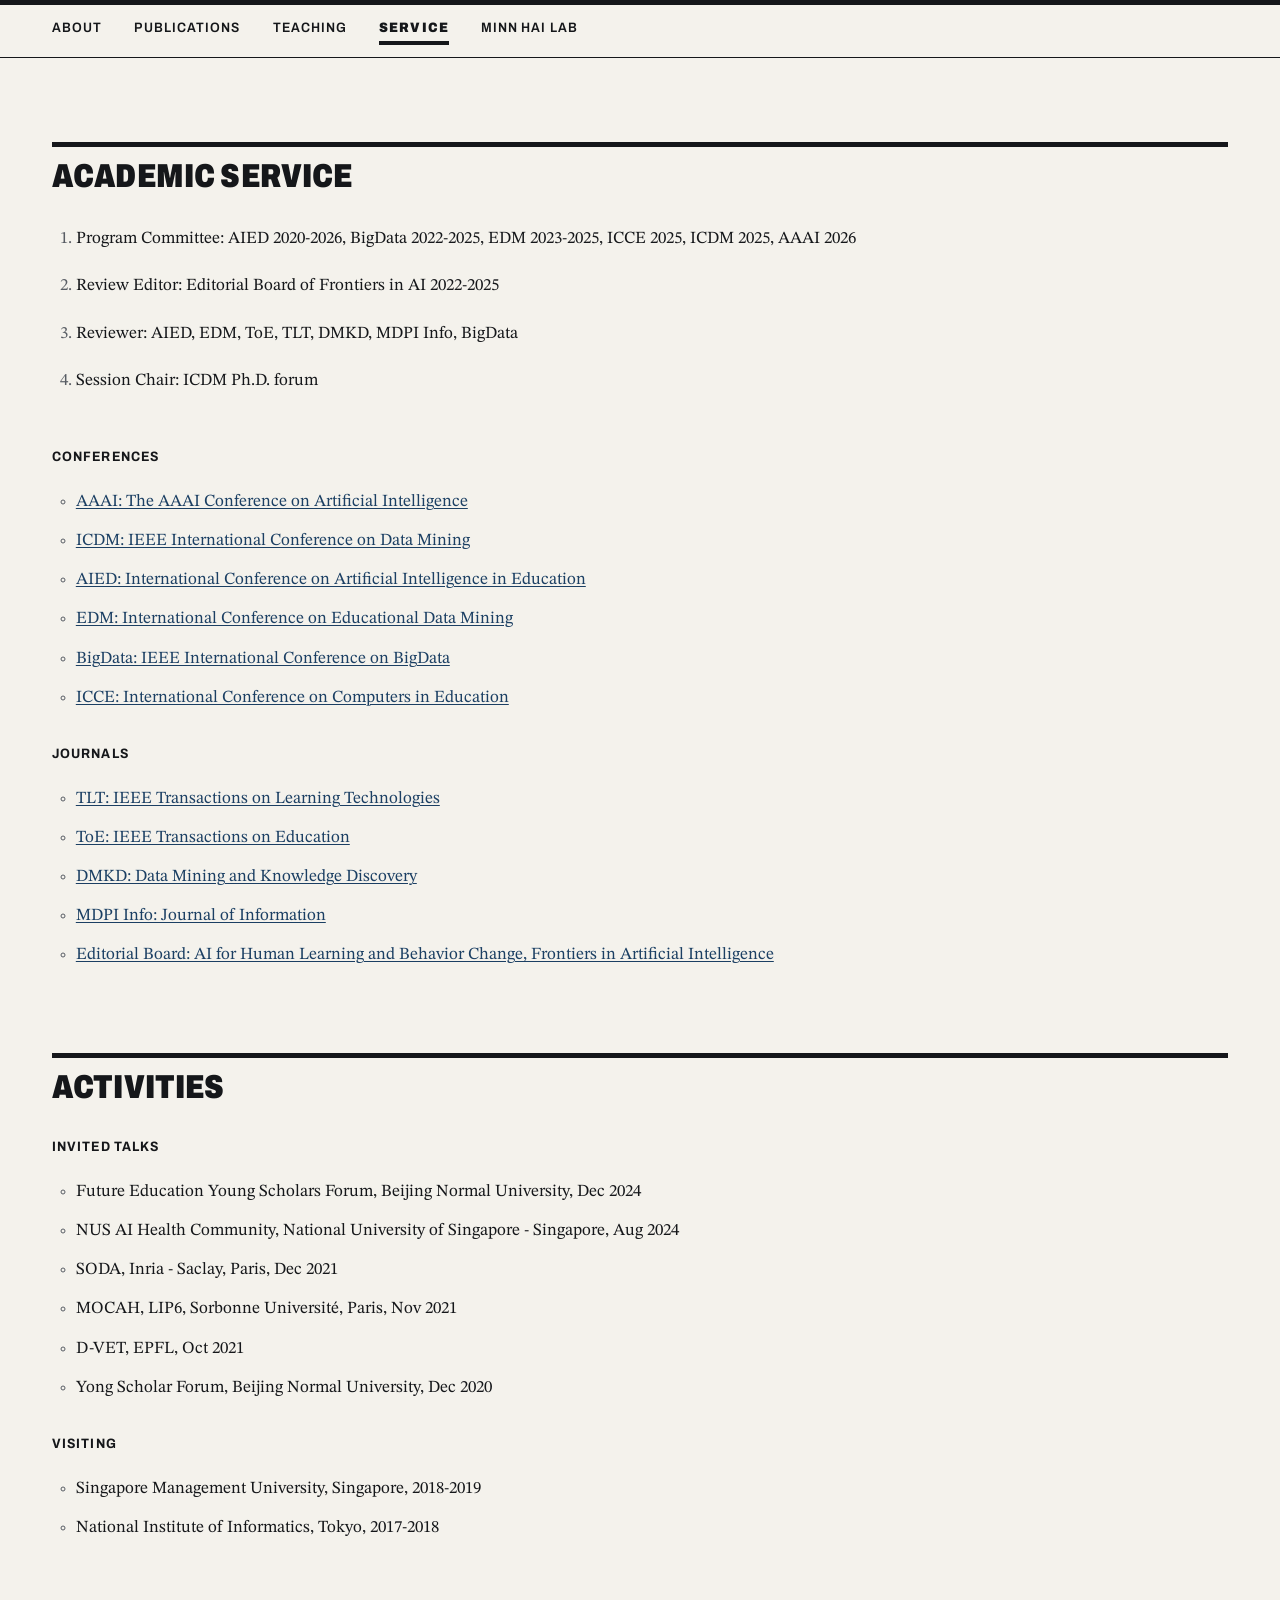
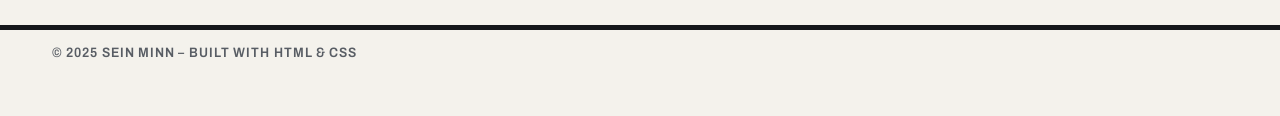
<file: activities.html>
<!DOCTYPE html>
<html lang="en">
<head>
  <meta charset="utf-8">
  <meta name="viewport" content="width=device-width, initial-scale=1">
  <title> Service - Sein Minn</title>
  <link rel="preconnect" href="https://fonts.googleapis.com">
  <link rel="preconnect" href="https://fonts.gstatic.com" crossorigin>
  <link rel="stylesheet" href="https://fonts.googleapis.com/css2?family=Archivo:wdth,wght@75..112,400..900&amp;family=STIX+Two+Text:ital,wght@0,400;0,600;1,400&amp;display=swap">
  <link rel="stylesheet" href="styles.css">
</head>
<body>
  <header class="site-header">
    <nav class="site-nav frame" aria-label="Primary">
      <a href="index.html">About</a>
      <a href="publications.html">Publications</a>
      <a href="teaching.html">Teaching</a>
      <a href="activities.html" aria-current="page">Service</a>
      <a href="lab.html">MINN HAI Lab</a>
    </nav>
  </header>

  <main>
    <section id="Service" class="col">
      <h1>Academic service</h1>
      <ol class="citation-list">
        <li>Program Committee: AIED 2020-2026, BigData 2022-2025, EDM 2023-2025, ICCE 2025, ICDM 2025, AAAI 2026</li>
        <li>Review Editor: Editorial Board of Frontiers in AI 2022-2025</li>
        <li>Reviewer: AIED, EDM, ToE, TLT, DMKD, MDPI Info, BigData</li>
        <li>Session Chair: ICDM Ph.D. forum</li>
      </ol>

      <ul class="venues">
        <li>
          Conferences
          <ul>
            <li><a href="https://aaai.org/conference/aaai/" target="_blank">AAAI: The AAAI Conference on Artificial Intelligence</a></li>
            <li><a href="https://ieeexplore.ieee.org/xpl/conhome/1000179/all-proceedings" target="_blank">ICDM: IEEE International Conference on Data Mining</a></li>
            <li><a href="https://iaied.org/conferences" target="_blank">AIED: International Conference on Artificial Intelligence in Education</a></li>
            <li><a href="https://educationaldatamining.org/conferences/" target="_blank">EDM: International Conference on Educational Data Mining</a></li>
            <li><a href="https://bigdataieee.org/" target="_blank">BigData: IEEE International Conference on BigData</a></li>
            <li><a href="https://dblp.org/db/conf/icce/index.html" target="_blank">ICCE: International Conference on Computers in Education</a></li>
          </ul>
        </li>
        <li>
          Journals
          <ul>
            <li><a href="https://ieeexplore.ieee.org/xpl/RecentIssue.jsp?punumber=4620076" target="_blank">TLT: IEEE Transactions on Learning Technologies</a></li>
            <li><a href="https://ieeexplore.ieee.org/xpl/RecentIssue.jsp?punumber=13" target="_blank">ToE: IEEE Transactions on Education</a></li>
            <li><a href="https://link.springer.com/journal/10618" target="_blank">DMKD: Data Mining and Knowledge Discovery</a></li>
            <li><a href="https://www.mdpi.com/journal/information" target="_blank">MDPI Info: Journal of Information</a></li>
            <li><a href="https://www.frontiersin.org/journals/artificial-intelligence/sections/ai-for-human-learning-and-behavior-change" target="_blank">Editorial Board: AI for Human Learning and Behavior Change, Frontiers in Artificial Intelligence</a></li>
          </ul>
        </li>
      </ul>
    </section>

    <section id="Activities" class="col">
      <h2>Activities</h2>
      <ul class="venues">
        <li>
          Invited talks
          <ul>
            <li>Future Education Young Scholars Forum, Beijing Normal University, Dec 2024</li>
            <li>NUS AI Health Community, National University of Singapore - Singapore, Aug 2024</li>
            <li>SODA, Inria - Saclay, Paris, Dec 2021</li>
            <li>MOCAH, LIP6, Sorbonne Université, Paris, Nov 2021</li>
            <li>D-VET, EPFL, Oct 2021</li>
            <li>Yong Scholar Forum, Beijing Normal University, Dec 2020</li>
          </ul>
        </li>
        <li>
          Visiting
          <ul>
            <li>Singapore Management University, Singapore, 2018-2019</li>
            <li>National Institute of Informatics, Tokyo, 2017-2018</li>
          </ul>
        </li>
      </ul>
    </section>

   
  </main>

  <footer class="site-footer">
    <div class="frame">© 2025 Sein Minn – Built with HTML &amp; CSS</div>
  </footer>
</body>
</html>
</file>
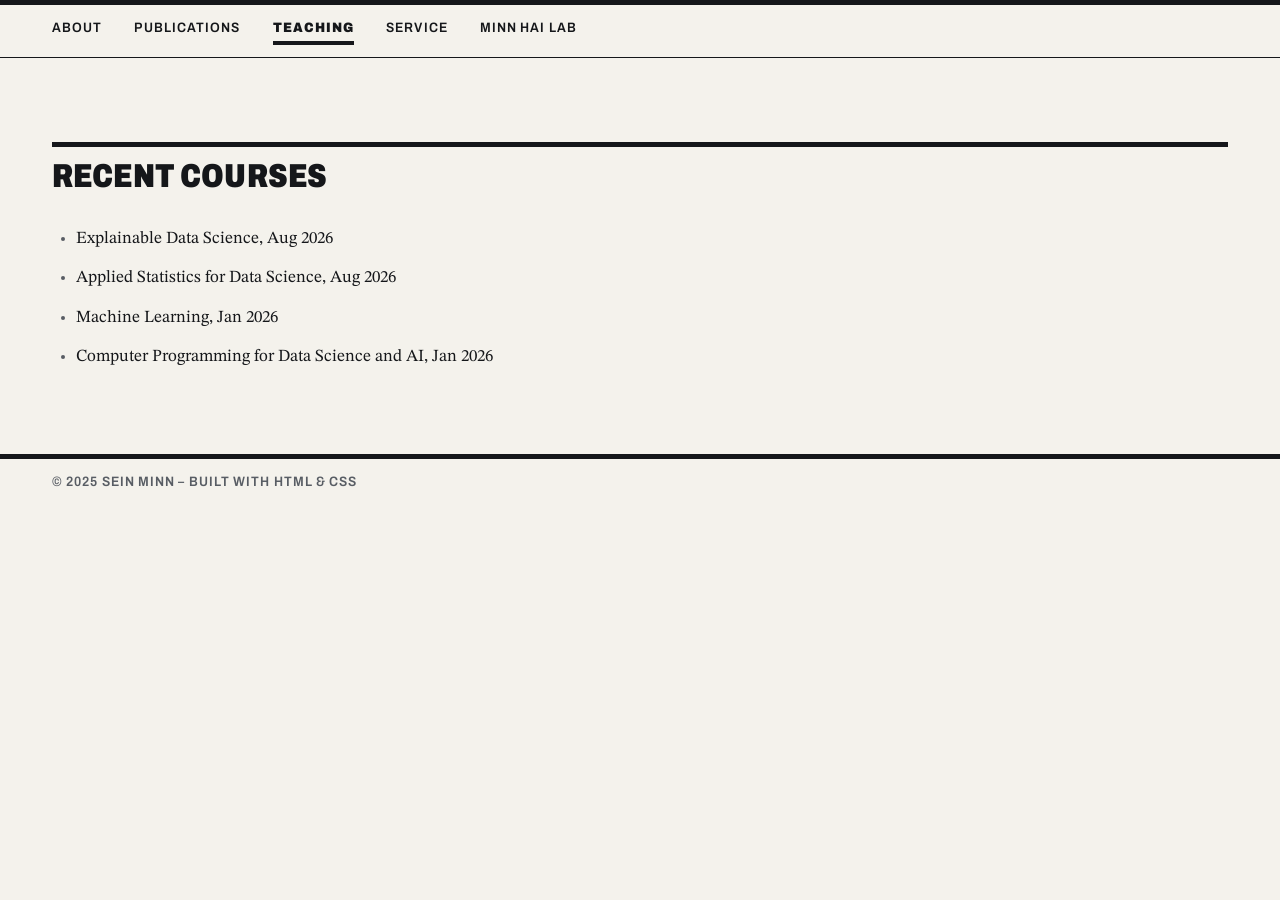
<file: teaching.html>
<!DOCTYPE html>
<html lang="en">
<head>
  <meta charset="utf-8">
  <meta name="viewport" content="width=device-width, initial-scale=1">
  <title>Teaching - Sein Minn</title>
  <link rel="preconnect" href="https://fonts.googleapis.com">
  <link rel="preconnect" href="https://fonts.gstatic.com" crossorigin>
  <link rel="stylesheet" href="https://fonts.googleapis.com/css2?family=Archivo:wdth,wght@75..112,400..900&amp;family=STIX+Two+Text:ital,wght@0,400;0,600;1,400&amp;display=swap">
  <link rel="stylesheet" href="styles.css">
</head>
<body>
  <header class="site-header">
    <nav class="site-nav frame" aria-label="Primary">
      <a href="index.html">About</a>
      <a href="publications.html">Publications</a>
      <a href="teaching.html" aria-current="page">Teaching</a>
      <a href="activities.html">Service</a>
      <a href="lab.html">MINN HAI Lab</a>
    </nav>
  </header>

  <main>
    <section id="about" class="col">
      <h1>Recent Courses</h1>
      <ul>
        <li>Explainable Data Science, Aug 2026</li>
        <li>Applied Statistics for Data Science, Aug 2026</li>
        <li>Machine Learning, Jan 2026</li>
        <li>Computer Programming for Data Science and AI, Jan 2026</li>

        <!--<li>CSE204 Machine Learning @ Ecole Polytechnique, IP-Paris, France (Spring 2022) </li>
        <li> Data Mining @ Huaqiao University, China (Spring 2013, Winter 2013, Fall 2014, Winter 2014) </li>-->
      </ul>
    </section>

   
  </main>

  <footer class="site-footer">
    <div class="frame">© 2025 Sein Minn – Built with HTML &amp; CSS</div>
  </footer>
</body>
</html>
</file>
<file: styles.css>
/* ============================================================================
   Sein Minn — academic portfolio, editorial/newsprint direction
   One stylesheet, no build step. Organised top-down:
   tokens > reset > base type > layout > components > page overrides > queries.

   The register is broadsheet, not poster: heavy condensed display type, hard
   rules, zero radius, newsprint stock, single-ink photography. Body copy stays
   in a serif because the recruitment section runs to ~800 words, and a
   newspaper sets its body in serif for exactly that reason.
   ========================================================================== */

/* --- Tokens --------------------------------------------------------------- */

:root {
  /* Newsprint and printing ink. --accent is reserved for links. */
  --paper: #F4F2EC;
  --band: #E7E3D9;
  --ink: #15171A;
  --ink-soft: #585D64;
  --accent: #1B3F63;
  --accent-deep: #0E2438;
  --rule: #C2BDB1;

  /* Type. Archivo is variable on both width and weight, so the display face is
     the body face compressed and blacked — one family doing two jobs. */
  --serif: "STIX Two Text", Georgia, "Times New Roman", serif;
  --sans: "Archivo", "Helvetica Neue", Arial, sans-serif;
  --condensed: 80%;
  --semi-condensed: 90%;

  --t1: 0.8rem;
  --t2: 1rem;
  --t3: 1.25rem;
  --t4: 1.563rem;
  --t5: 1.953rem;
  --t6: 2.441rem;

  --leading-prose: 1.6;
  --leading-tight: 1.04;

  /* Space */
  --s1: 4px;
  --s2: 8px;
  --s3: 12px;
  --s4: 20px;
  --s5: 32px;
  --s6: 52px;
  --s7: 84px;

  /* Rules. A broadsheet has a small vocabulary of weights; these are it. */
  --rule-heavy: 5px;
  --rule-mid: 2px;
  --rule-hair: 1px;

  /* Layout */
  --gutter: var(--s4);
  --measure: 44rem;   /* the reading column */
  --frame: 58rem;     /* masthead, hero headline, footer */
  --portrait: 13rem;
  --date-col: 6rem;

  --motion: 140ms;
}

/* --- Reset ---------------------------------------------------------------- */

*,
*::before,
*::after {
  box-sizing: border-box;
}

/* Margins flow one direction: bottom margins plus section padding, so no two
   components ever fight over the gap between them. The single exception is a
   nested list, which has no preceding element to hang a bottom margin off. */
body,
h1,
h2,
h3,
h4,
p,
ul,
ol,
figure,
blockquote {
  margin: 0;
}

img {
  display: block;
  max-width: 100%;
  height: auto;
}

/* --- Base type ------------------------------------------------------------ */

html {
  -webkit-text-size-adjust: 100%;
  font-size: 106.25%; /* 17px root — STIX needs it; the whole rem scale follows */
}

body {
  background-color: var(--paper);
  color: var(--ink);
  font-family: var(--serif);
  font-size: var(--t2);
  line-height: var(--leading-prose);
  font-synthesis-weight: none;
}

/* Justified body text — paragraphs and list items alike. Justification without
   hyphenation opens rivers of whitespace, so the two ship together; hyphens:
   auto relies on the lang attribute every page carries. Headings stay
   ragged-right: a justified headline tears open gaps that read as broken. */
p,
li {
  text-align: justify;
  hyphens: auto;
  /* Never break a word shorter than 6 letters, and never leave fewer than 3
     on either side of the break. */
  hyphenate-limit-chars: 6 3 3;
}

p {
  margin-bottom: var(--s4);
}

p:last-child {
  margin-bottom: 0;
}

/* Section heads are the paper's structural signal: condensed black caps under a
   heavy rule. The rule belongs to the heading, so a section can never be
   separated from its own divider. */
h1,
h2 {
  font-family: var(--sans);
  font-weight: 900;
  font-stretch: var(--condensed);
  font-size: var(--t5);
  line-height: var(--leading-tight);
  text-transform: uppercase;
  letter-spacing: 0.005em;
  color: var(--ink);
  border-top: var(--rule-heavy) solid var(--ink);
  padding-top: var(--s3);
  margin-bottom: var(--s5);
}

/* Article titles run long and stay sentence-case; caps would make them a wall. */
h3 {
  font-family: var(--sans);
  font-weight: 800;
  font-stretch: var(--semi-condensed);
  font-size: var(--t4);
  line-height: 1.12;
  margin-bottom: var(--s4);
}

/* A standfirst label — the smallest step in the display hierarchy. */
h4 {
  font-family: var(--sans);
  font-weight: 700;
  font-stretch: var(--semi-condensed);
  font-size: var(--t1);
  text-transform: uppercase;
  letter-spacing: 0.08em;
  color: var(--ink-soft);
  border-top: var(--rule-hair) solid var(--rule);
  padding-top: var(--s2);
  margin-bottom: var(--s3);
}

strong {
  font-weight: 600;
}

a {
  color: var(--accent);
  text-decoration: underline;
  text-decoration-thickness: 1px;
  text-underline-offset: 2px;
}

a:hover {
  color: var(--accent-deep);
}

:focus-visible {
  outline: var(--rule-mid) solid var(--accent-deep);
  outline-offset: 2px;
}

/* --- Layout primitives ---------------------------------------------------- */

.frame,
.col {
  width: 100%;
  margin-inline: auto;
  padding-inline: var(--gutter);
}

.frame {
  max-width: calc(var(--frame) + 2 * var(--gutter));
}

.col {
  max-width: calc(var(--frame) + 2 * var(--gutter));
}

/* Prose caps at the reading measure and hangs left; the air collects on the
   right, where a broadsheet keeps it. */
.col > * {
  max-width: var(--measure);
}

/* Section rules and the briefs' date column are the exceptions: the rule spans
   the full page width, and the briefs widen by exactly the date column so their
   text still lands on the measure. */
.col > h1,
.col > h2 {
  max-width: none;
}

.col > .news-list {
  max-width: calc(var(--measure) + var(--date-col) + var(--s4));
}

main {
  padding-top: var(--s6);
}

main > * + * {
  margin-top: var(--s7);
}

/* --- Lists ---------------------------------------------------------------- */

ul,
ol {
  padding-left: 1.4em;
}

li {
  margin-bottom: var(--s3);
}

li:last-child {
  margin-bottom: 0;
}

li::marker {
  color: var(--ink-soft);
}

li > ul,
li > ol {
  margin-top: var(--s3);
}

/* --- Masthead ------------------------------------------------------------- */

/* Heavy rule over a hairline: the folio bar every broadsheet opens with. It
   bleeds the full viewport, so it reads as page furniture rather than as a
   section rule that missed its alignment. */
.site-header {
  border-top: var(--rule-heavy) solid var(--ink);
  border-bottom: var(--rule-hair) solid var(--ink);
}

.site-nav {
  display: flex;
  flex-wrap: wrap;
  gap: var(--s2) var(--s5);
  padding-block: var(--s3);
}

.site-nav a {
  font-family: var(--sans);
  font-size: var(--t1);
  font-weight: 600;
  font-stretch: var(--semi-condensed);
  text-transform: uppercase;
  letter-spacing: 0.08em;
  color: var(--ink);
  text-decoration: none;
}

.site-nav a:hover {
  color: var(--accent-deep);
}

.site-nav a[aria-current="page"] {
  font-weight: 900;
  border-bottom: 4px solid var(--ink);
  padding-bottom: 2px;
}

/* --- Hero headline -------------------------------------------------------- */

/* The Knight quotation as a front-page pull-quote: the widest measure on the
   site, condensed black, marked as a quotation by the heavy left rule and the
   oversized opening mark rather than left to read as a headline. */
.epigraph p {
  border-left: var(--rule-heavy) solid var(--ink);
  border-bottom: var(--rule-mid) solid var(--ink);
  padding-left: var(--s5);
  padding-bottom: var(--s5);
  font-family: var(--sans);
  font-weight: 900;
  font-stretch: 82%;
  font-size: clamp(1.5rem, 3.1vw, 2.4rem);
  line-height: 1.22;
  letter-spacing: -0.008em;
  text-align: justify;
  /* Justified display type opens gaps unless the renderer may hyphenate, but a
     headline should only ever break a long word — hence the wide limits. */
  hyphens: auto;
  hyphenate-limit-chars: 9 4 4;
}

/* The opening mark runs inline so the text simply flows after it: no absolute
   positioning to collide with the first line, and justification still works.
   The empty alt text keeps it decorative — it is punctuation framing the
   quotation, not content, and screen readers already get <blockquote>. */
.epigraph p::before {
  content: "\201C" / "";
  font-size: 2.4em;
  line-height: 0;
  vertical-align: -0.34em;
  margin-right: 0.04em;
}

/* --- Profile -------------------------------------------------------------- */

.profile-links {
  font-family: var(--sans);
  font-size: var(--t1);
  font-weight: 600;
  font-stretch: var(--semi-condensed);
  text-transform: uppercase;
  letter-spacing: 0.08em;
  text-align: left;
  hyphens: manual;
  color: var(--rule); /* inherited by the literal "|" separators */
}

.profile-links a {
  color: var(--ink);
  text-decoration: none;
}

.profile-links a:hover {
  color: var(--accent-deep);
}

.profile {
  display: grid;
  gap: var(--s5);
}

/* Press photography: full colour, square corners. */
.portrait {
  width: 100%;
  aspect-ratio: 4 / 5;
  object-fit: cover;
}

/* The nameplate. Same condensed black as the section heads, so the name reads
   as part of the page's structure rather than a caption tacked underneath. */
.portrait-figure figcaption {
  font-family: var(--sans);
  font-weight: 900;
  font-stretch: var(--condensed);
  font-size: var(--t3);
  line-height: 1.05;
  text-transform: uppercase;
  border-top: var(--rule-mid) solid var(--ink);
  padding-top: var(--s2);
  margin-top: var(--s2);
}

/* --- News ----------------------------------------------------------------- */

/* Ruled briefs. News is the only list that is genuinely a time sequence, so it
   is the only one that gets the date column and the rules between entries. */
.news-list {
  list-style: none;
  padding-left: 0;
  border-top: var(--rule-hair) solid var(--rule);
}

.news-list li {
  border-bottom: var(--rule-hair) solid var(--rule);
  padding-block: var(--s4);
  margin-bottom: 0;
  max-width: 80ch;
}

.news-date {
  display: block;
  font-family: var(--sans);
  font-size: var(--t1);
  font-weight: 700;
  font-stretch: var(--semi-condensed);
  text-transform: uppercase;
  letter-spacing: 0.08em;
  color: var(--ink-soft);
  margin-bottom: var(--s1);
}

/* --- Recruitment band ----------------------------------------------------- */

/* The site's only tinted block, boxed top and bottom in heavy rules the way a
   paper boxes a standing notice. Resist adding more. */
.recruit-band {
  background-color: var(--band);
  border-top: var(--rule-heavy) solid var(--ink);
  border-bottom: var(--rule-heavy) solid var(--ink);
  padding-block: var(--s6);
}

/* No rule over the closing sections. The band already carries a heavy rule at
   its own edge, and Contact is followed immediately by the footer's — two heavy
   rules a few lines apart read as a stutter, not a hierarchy. */
.recruit-band h2,
.closing h2 {
  border-top: 0;
  padding-top: 0;
}

/* The application requirements, set as a real list rather than the dashes they
   were written with. */
.requirements {
  margin-bottom: var(--s3);
}

.requirements li {
  margin-bottom: var(--s2);
}

/* A bare URL is one unbreakable word. In justified prose it would stretch the
   line around it and push past the screen edge on a phone, so it is allowed to
   break mid-string. */
.url {
  overflow-wrap: anywhere;
}

/* --- Contact -------------------------------------------------------------- */

/* The address is the page's one piece of hard data, so it gets the data
   treatment. The authored spacing inside it is left exactly alone. */
.contact-email {
  font-family: var(--sans);
  font-weight: 900;
  font-stretch: var(--condensed);
  font-size: var(--t4);
  text-align: left;
  hyphens: manual;
}

/* --- Footer --------------------------------------------------------------- */

.site-footer {
  margin-top: var(--s7);
  padding-block: 0 var(--s6);
  font-family: var(--sans);
  font-size: var(--t1);
  font-weight: 600;
  font-stretch: var(--semi-condensed);
  text-transform: uppercase;
  letter-spacing: 0.08em;
  color: var(--ink-soft);
  border-top: var(--rule-heavy) solid var(--ink);
}

.site-footer .frame {
  padding-top: var(--s3);
}

/* When a page ends on the full-bleed band, the band's own heavy rule already
   closes the page. The footer's section gap and its own rule would then frame
   84px of nothing between two identical rules, so both are dropped and the
   footer sits straight under the band — which looks exactly like the footer
   rule on every other page, because the weights match. */
main:has(> .recruit-band:last-child) + .site-footer {
  margin-top: 0;
  border-top: 0;
}

/* --- Page overrides ------------------------------------------------------- */

.lab-name {
  font-weight: 600;
}

/* Two-level service lists: the outer item is a category label, not an entry, so
   it takes the label face and the entries under it revert to body copy. */
.venues {
  list-style: none;
  padding-left: 0;
}

.venues > li {
  margin-bottom: var(--s5);
  font-family: var(--sans);
  font-size: var(--t1);
  font-weight: 700;
  font-stretch: var(--semi-condensed);
  text-transform: uppercase;
  letter-spacing: 0.08em;
}

.venues > li > ul {
  margin-top: var(--s4);
  font-family: var(--serif);
  font-size: var(--t2);
  font-weight: 400;
  font-stretch: 100%;
  text-transform: none;
  letter-spacing: normal;
}

.citation-list li {
  margin-bottom: var(--s4);
  max-width: 80ch;
}

.citation-list:has(+ .venues) {
  margin-bottom: var(--s6);
}

.project {
  margin-bottom: var(--s7);
}

.project:last-child {
  margin-bottom: 0;
}

.lede {
  max-width: 72ch;
}

/* --- Media queries -------------------------------------------------------- */

@media (min-width: 768px) {
  :root {
    --gutter: var(--s6);
  }

  main {
    padding-top: var(--s7);
  }

  .profile {
    grid-template-columns: var(--portrait) 1fr;
    align-items: start;
    column-gap: var(--s5);
  }

  /* Dates step out of the flow into their own column, turning the briefs into
     a two-column timeline. The span stays put in the source. */
  .news-list li {
    position: relative;
    padding-left: calc(var(--date-col) + var(--s4));
  }

  .news-date {
    position: absolute;
    left: 0;
    top: var(--s4);
    width: var(--date-col);
    margin-bottom: 0;
  }
}

/* On a phone the quote gets only three or four words to a line, and justifying
   that few opens holes. The display size steps down so more words fit, and the
   hyphenation limits relax so the renderer can actually fill a line instead of
   stretching the spaces. */
/* Wide screens: one column, running the full width of the page.

   Worth knowing: at this width a line carries roughly 120-140 characters,
   against the 60-75 that is comfortable to read — the eye loses its place
   returning to the start of the next line. The owner asked for a single
   full-width column over both a narrower measure and a two-column set, so the
   measure caps are lifted here rather than enforced. */
@media (min-width: 1200px) {
  :root {
    --frame: 84rem;
  }

  /* `.col > .news-list` carries a more specific cap in the base rules, so it
     has to be named here or it stays narrow while everything else widens. */
  .col > *,
  .col > .news-list,
  .lede,
  .news-list li,
  .citation-list li {
    max-width: none;
  }

  .profile {
    grid-template-columns: var(--portrait) 1fr;
  }
}

@media (max-width: 599px) {
  .epigraph p {
    font-size: clamp(1.15rem, 4.6vw, 1.5rem);
    padding-left: var(--s4);
    hyphenate-limit-chars: 6 3 3;
  }

  .epigraph p::before {
    font-size: 2em;
  }
}

@media (prefers-reduced-motion: no-preference) {
  a {
    transition: color var(--motion) ease;
  }
}
</file>
